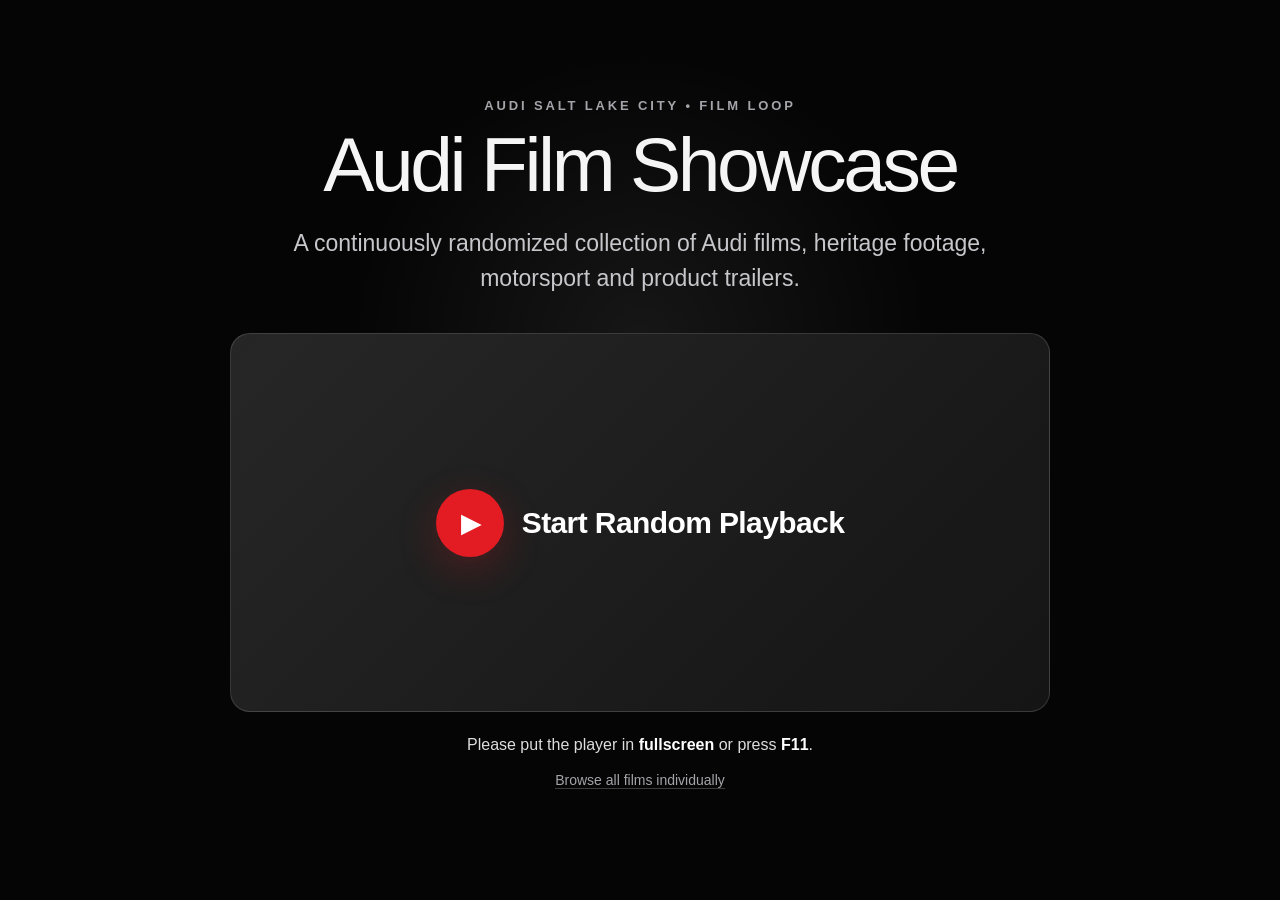
<file: index.html>
<!doctype html>
<html lang="en">
<head>
  <meta charset="utf-8">
  <meta name="viewport" content="width=device-width, initial-scale=1">
  <meta name="theme-color" content="#050505">
  <meta name="referrer" content="strict-origin-when-cross-origin">
  <title>Audi Film Showcase</title>

  <!-- FAVICON: replace favicon.svg with your own .ico/.png/.svg file if desired. -->
  <link rel="icon" href="favicon.svg" type="image/svg+xml">
  <link rel="stylesheet" href="styles.css">
</head>
<body class="player-page">
  <main id="playerShell" class="player-shell" aria-label="Audi film player">
    <div id="playerMount" class="player-mount"></div>
  </main>

  <section id="startScreen" class="start-screen">
    <div class="start-card">
      <p class="eyebrow">Audi Salt Lake City • Film Loop</p>
      <h1 id="startHeading">Audi Film Showcase</h1>
      <p id="startSubheading" class="subheading">
        A continuously randomized collection of Audi films, heritage footage, motorsport and product trailers.
      </p>

      <button id="startButton" class="start-video-button" type="button" aria-label="Start Audi film showcase">
        <span class="play-icon" aria-hidden="true">▶</span>
        <span class="start-label">Start Random Playback</span>
      </button>

      <p class="fullscreen-note">Please put the player in <strong>fullscreen</strong> or press <strong>F11</strong>.</p>
      <p class="start-links"><a href="library.html">Browse all films individually</a></p>
    </div>
  </section>

  <aside id="nowPlaying" class="now-playing" aria-live="polite">
    <strong id="nowTitle"></strong>
    <span id="nowSource"></span>
  </aside>

  <nav class="kiosk-controls" aria-label="Playback controls">
    <span id="cycleCounter" class="cycle-counter"></span>
    <button id="nextButton" type="button">Next</button>
    <button id="fullscreenButton" type="button">Fullscreen</button>
    <a href="library.html">Library</a>
  </nav>

  <script src="videos.js"></script>
  <script src="player-engine.js"></script>
  <script src="app.js"></script>
</body>
</html>
</file>
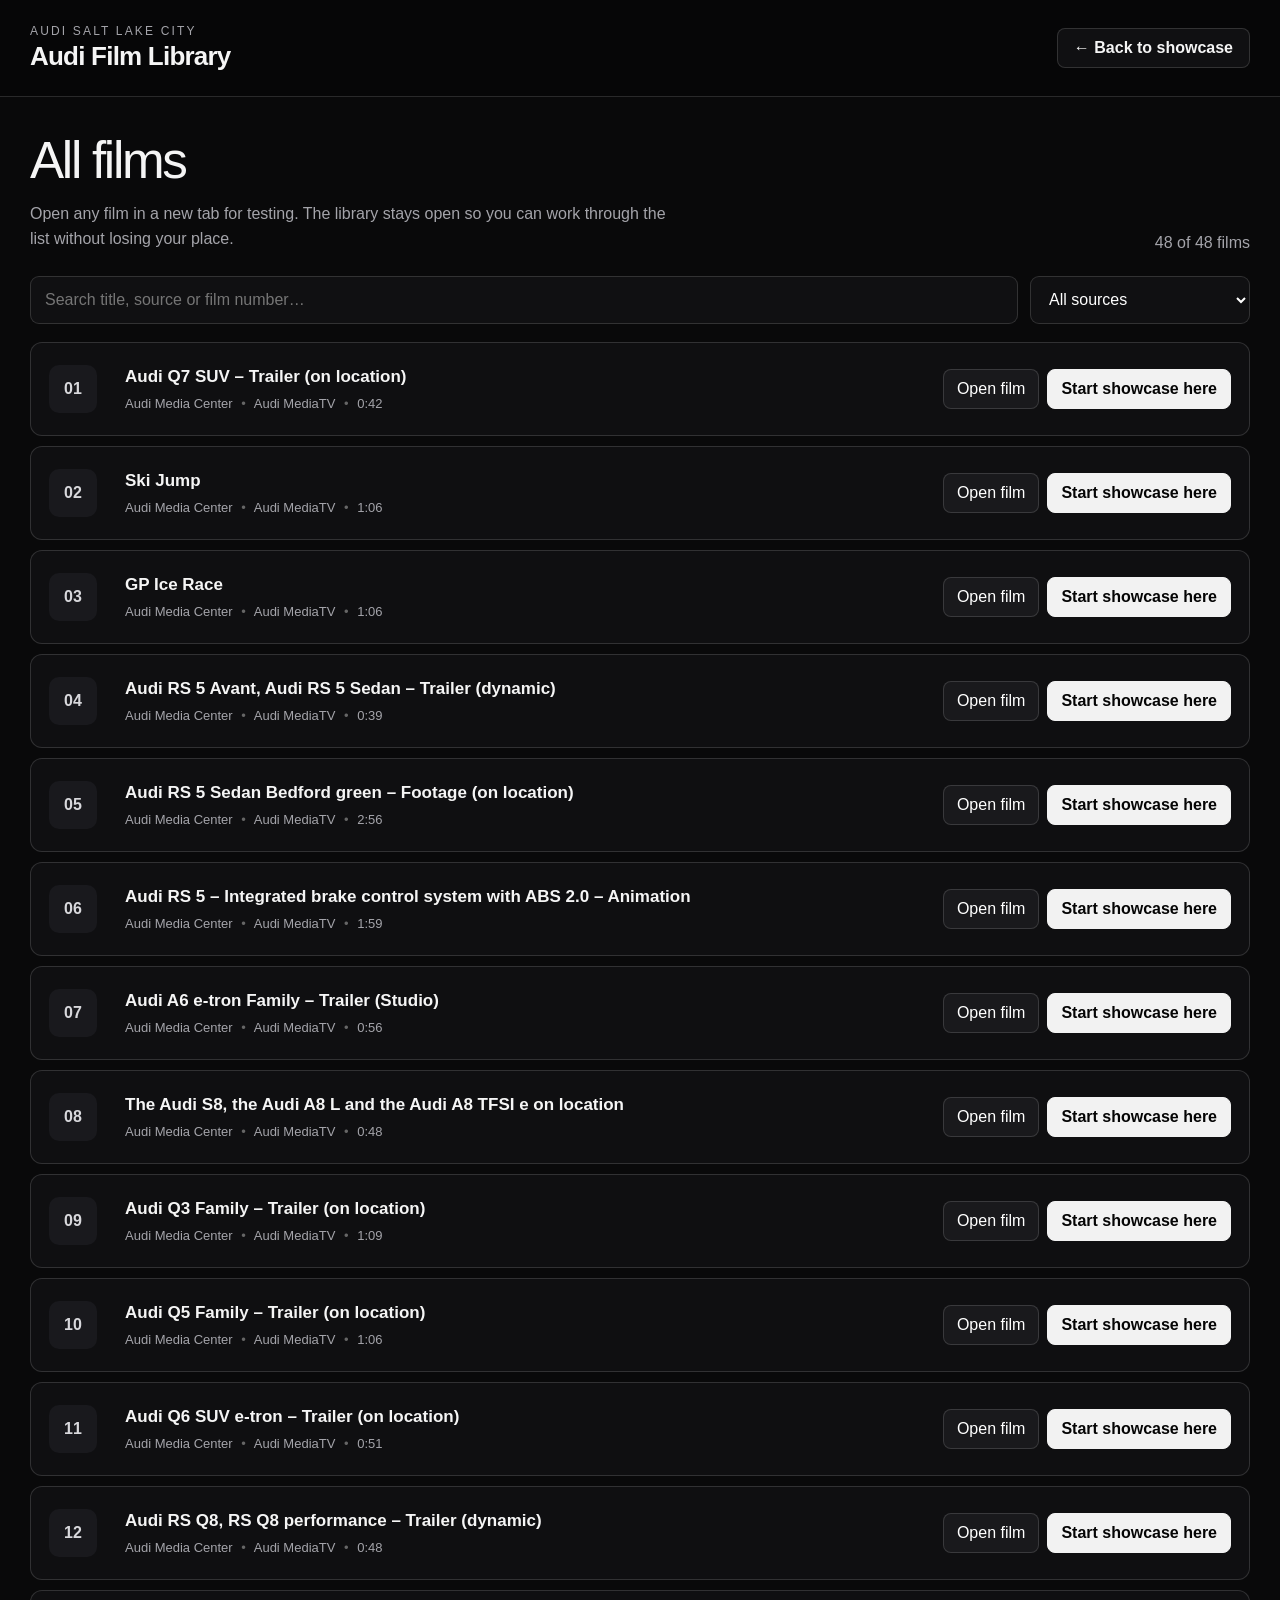
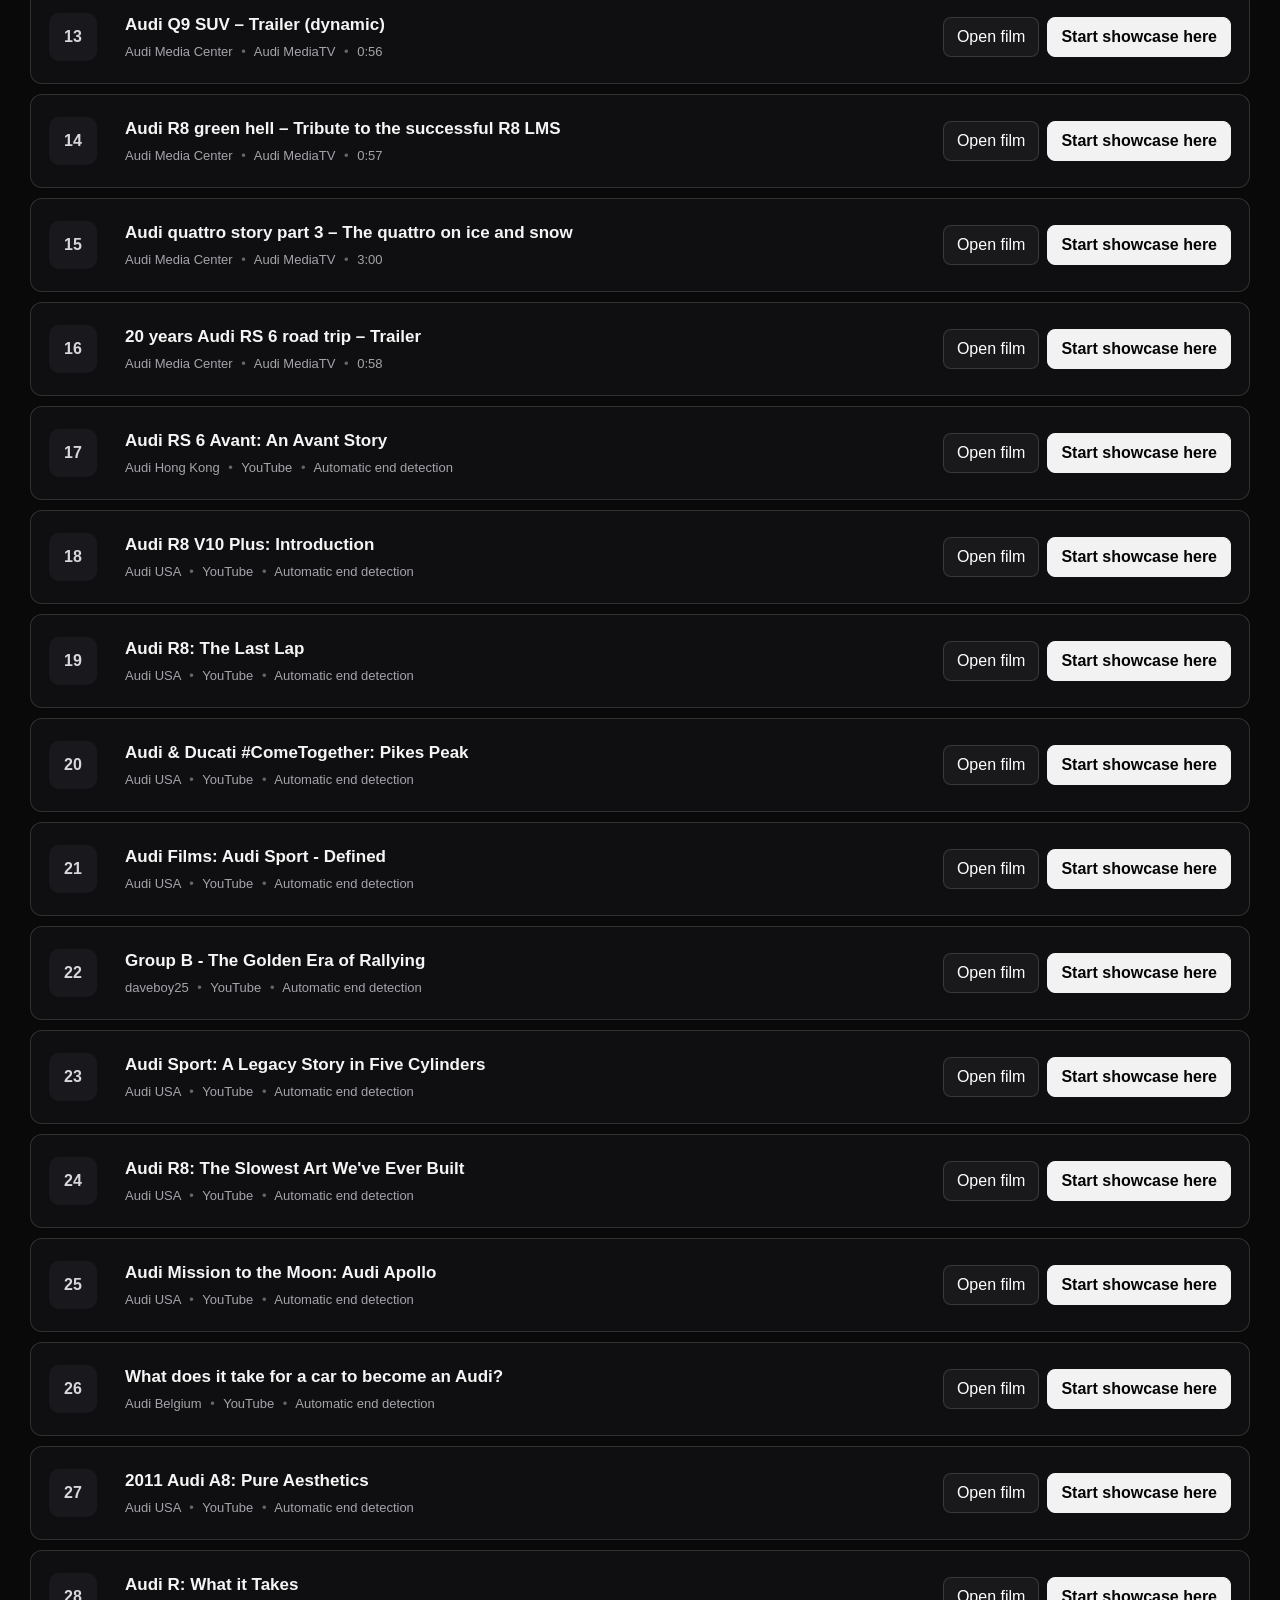
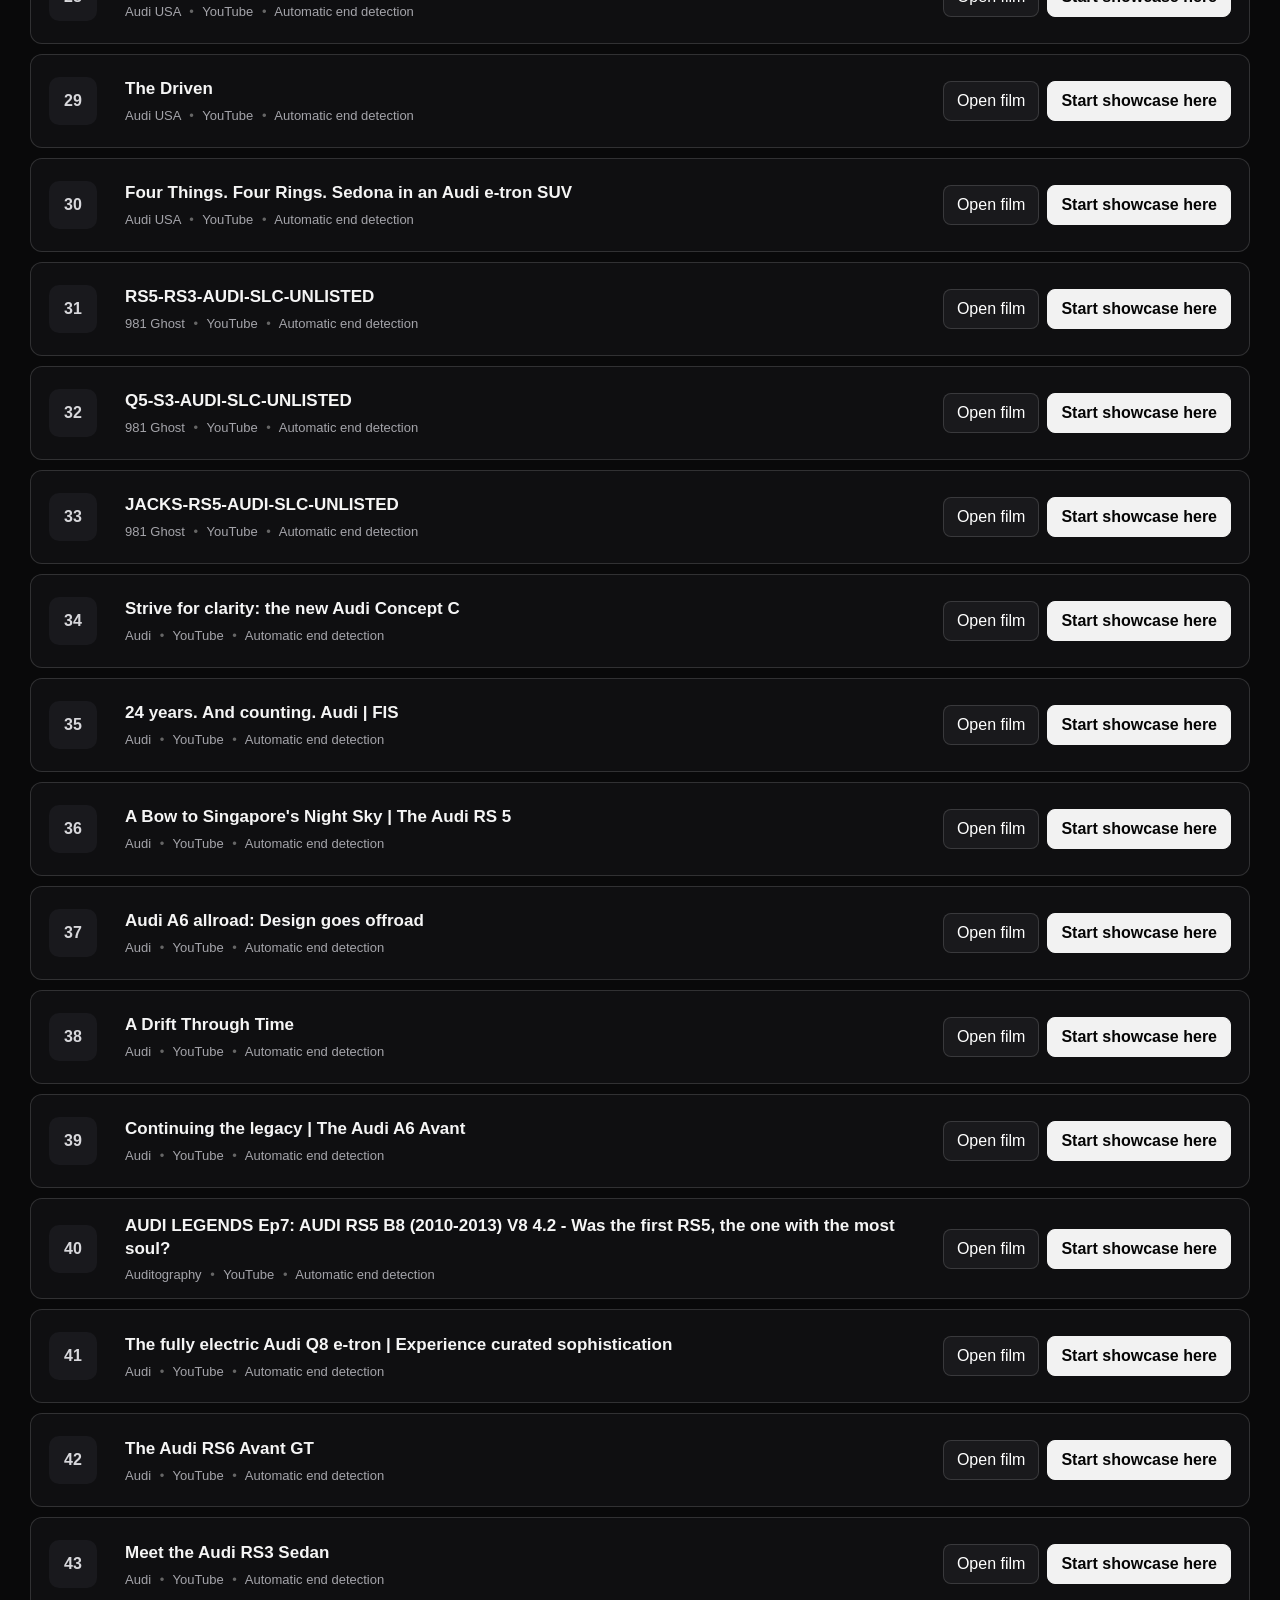
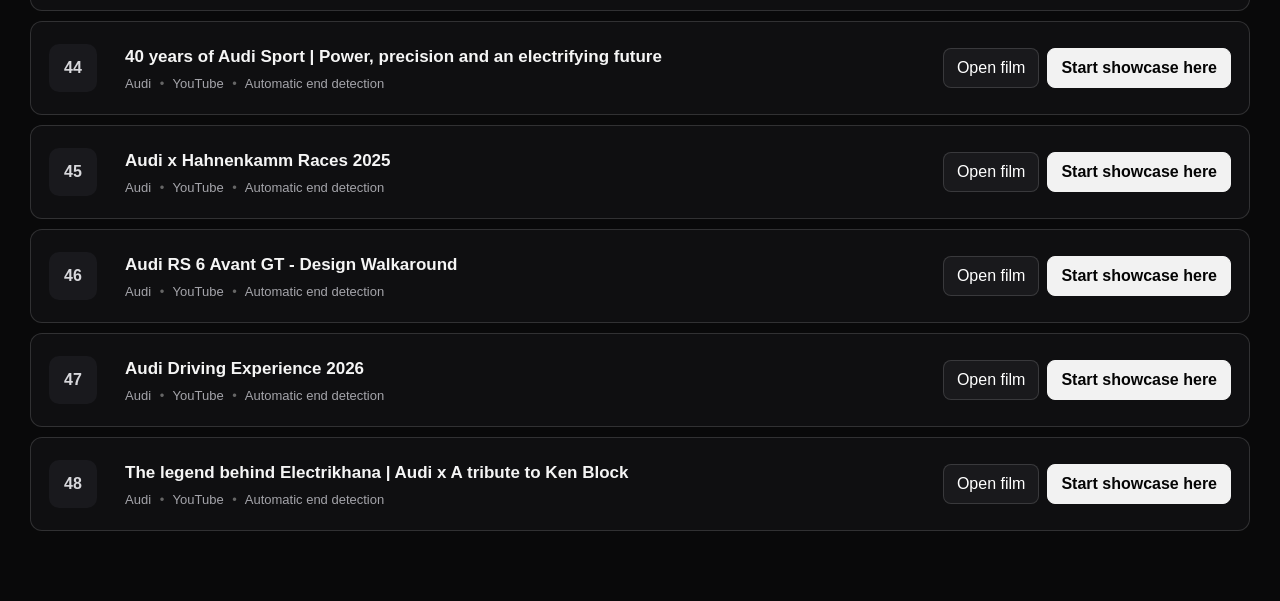
<file: library.html>
<!doctype html>
<html lang="en">
<head>
  <meta charset="utf-8">
  <meta name="viewport" content="width=device-width, initial-scale=1">
  <meta name="theme-color" content="#09090a">
  <meta name="referrer" content="strict-origin-when-cross-origin">
  <title>Audi Film Library</title>
  <link rel="icon" href="favicon.svg" type="image/svg+xml">
  <link rel="stylesheet" href="styles.css">
</head>
<body class="library-page">
  <header class="library-header">
    <div class="library-header-inner">
      <div class="library-brand">
        <p>Audi Salt Lake City</p>
        <h1>Audi Film Library</h1>
      </div>
      <a class="back-link" href="index.html">← Back to showcase</a>
    </div>
  </header>

  <main class="library-main">
    <section class="library-intro">
      <div>
        <h2>All films</h2>
        <p>Open any film in a new tab for testing. The library stays open so you can work through the list without losing your place.</p>
      </div>
      <span id="resultCount" class="result-count"></span>
    </section>

    <section class="library-tools" aria-label="Library filters">
      <input id="searchInput" type="search" placeholder="Search title, source or film number…" autocomplete="off">
      <select id="sourceFilter" aria-label="Filter by source">
        <option value="all">All sources</option>
        <option value="audi">Audi MediaTV</option>
        <option value="youtube">YouTube</option>
        <option value="issues">Playback issues</option>
      </select>
    </section>

    <section id="videoList" class="video-list" aria-live="polite"></section>
  </main>

  <script src="videos.js"></script>
  <script src="library.js"></script>
</body>
</html>
</file>
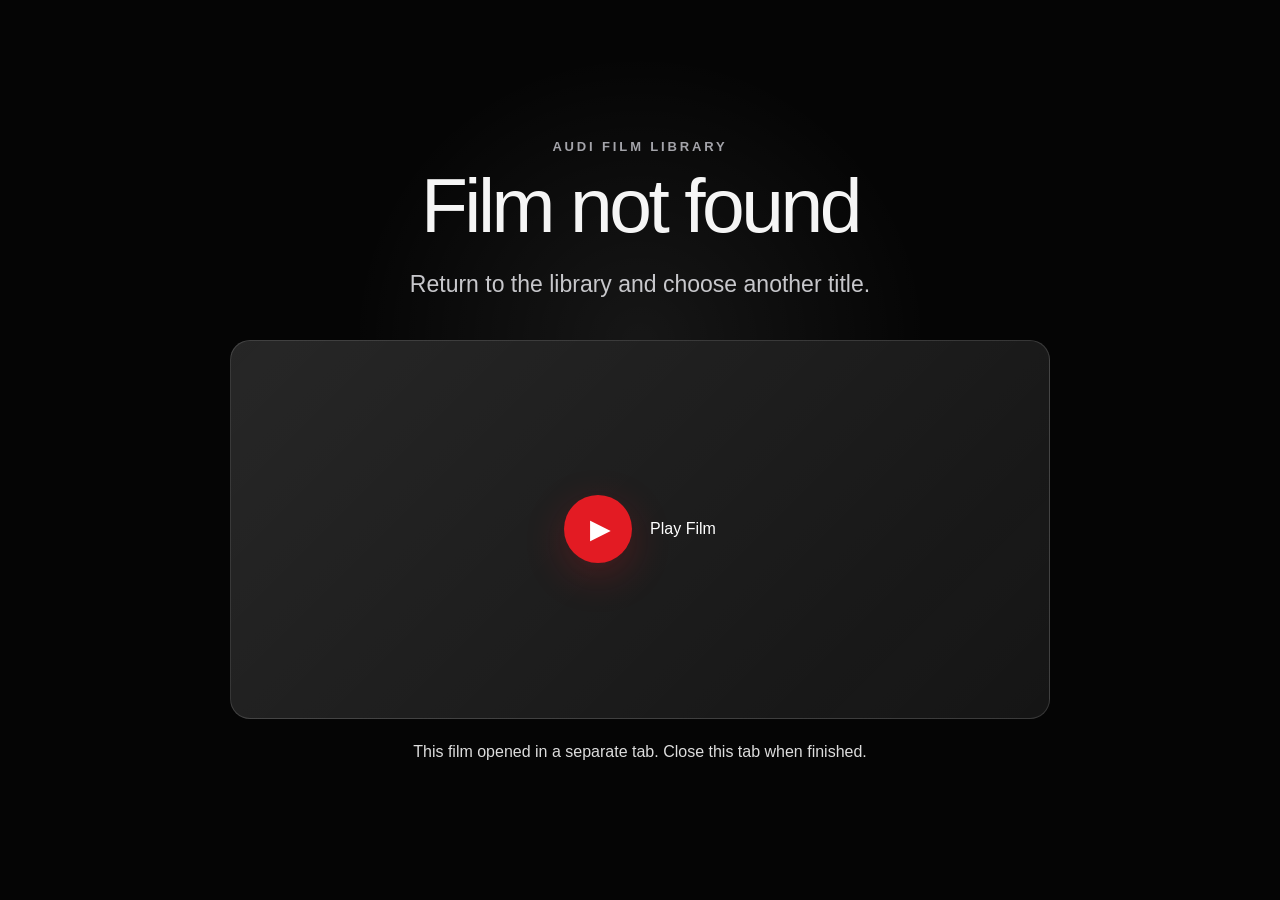
<file: watch.html>
<!doctype html>
<html lang="en">
<head>
  <meta charset="utf-8">
  <meta name="viewport" content="width=device-width, initial-scale=1">
  <meta name="theme-color" content="#050505">
  <meta name="referrer" content="strict-origin-when-cross-origin">
  <title>Audi Film Viewer</title>
  <link rel="icon" href="favicon.svg" type="image/svg+xml">
  <link rel="stylesheet" href="styles.css">
</head>
<body class="player-page single-watch-page">
  <main class="player-shell" aria-label="Audi film viewer">
    <div id="watchMount" class="player-mount"></div>
  </main>

  <section id="watchStart" class="start-screen">
    <div class="start-card">
      <p class="eyebrow">Audi Film Library</p>
      <h1 id="watchTitle">Audi Film</h1>
      <p id="watchMeta" class="subheading"></p>
      <button id="watchButton" class="start-video-button" type="button">
        <span class="play-icon" aria-hidden="true">▶</span>
        <span>Play Film</span>
      </button>
      <p class="fullscreen-note">This film opened in a separate tab. Close this tab when finished.</p>
    </div>
  </section>

  <aside id="watchStatus" class="now-playing"></aside>

  <script src="videos.js"></script>
  <script src="player-engine.js"></script>
  <script src="watch.js"></script>
</body>
</html>
</file>
<file: styles.css>
:root {
  --bg: #050505;
  --panel: #0d0d0f;
  --panel-2: #151518;
  --text: #f5f5f5;
  --muted: #a4a4aa;
  --line: rgba(255,255,255,.14);
  --accent: #e31b23;
  --accent-hover: #ff3138;
  --radius: 16px;
}

* { box-sizing: border-box; }

html, body {
  margin: 0;
  min-height: 100%;
  background: var(--bg);
  color: var(--text);
  font-family: Inter, "Segoe UI", Roboto, Helvetica, Arial, sans-serif;
}

body { min-height: 100vh; }
a { color: inherit; }
button, input, select { font: inherit; }

/* MAIN PLAYER */
.player-page {
  width: 100vw;
  height: 100vh;
  overflow: hidden;
  background: #000;
}

.player-shell,
.player-mount {
  position: fixed;
  inset: 0;
  width: 100vw;
  height: 100vh;
  background: #000;
}

.player-mount,
.audi-embed-host,
.youtube-target,
.player-mount iframe,
.player-mount video,
.audi-embed-host iframe,
.audi-embed-host video,
.youtube-target iframe {
  width: 100% !important;
  height: 100% !important;
  max-width: none !important;
  max-height: none !important;
  border: 0 !important;
}

.audi-embed-host {
  display: flex;
  align-items: center;
  justify-content: center;
  overflow: hidden;
  background: #000;
}

.start-screen {
  position: fixed;
  inset: 0;
  z-index: 50;
  display: grid;
  place-items: center;
  padding: 28px;
  background:
    radial-gradient(circle at 50% 38%, rgba(255,255,255,.07), transparent 34%),
    #050505;
  transition: opacity .35s ease, visibility .35s ease;
}

.start-screen.hidden {
  opacity: 0;
  visibility: hidden;
  pointer-events: none;
}

.start-card {
  width: min(1000px, 92vw);
  text-align: center;
}

.eyebrow {
  margin: 0 0 14px;
  color: var(--muted);
  font-size: 13px;
  font-weight: 700;
  letter-spacing: .22em;
  text-transform: uppercase;
}

.start-card h1 {
  margin: 0;
  font-size: clamp(38px, 6vw, 86px);
  line-height: .98;
  font-weight: 520;
  letter-spacing: -.045em;
}

.start-card .subheading {
  max-width: 720px;
  margin: 24px auto 0;
  color: #c7c7cb;
  font-size: clamp(17px, 2vw, 23px);
  line-height: 1.5;
}

.start-video-button {
  width: min(820px, 90vw);
  aspect-ratio: 16 / 7.4;
  margin: 38px auto 0;
  border: 1px solid var(--line);
  border-radius: 20px;
  background:
    linear-gradient(135deg, rgba(255,255,255,.09), rgba(255,255,255,.015)),
    #111;
  color: #fff;
  display: flex;
  align-items: center;
  justify-content: center;
  gap: 18px;
  cursor: pointer;
  transition: transform .18s ease, border-color .18s ease, background .18s ease;
}

.start-video-button:hover,
.start-video-button:focus-visible {
  transform: scale(1.012);
  border-color: rgba(255,255,255,.42);
  background: linear-gradient(135deg, rgba(255,255,255,.13), rgba(255,255,255,.025)), #111;
  outline: none;
}

.play-icon {
  display: grid;
  place-items: center;
  width: 68px;
  height: 68px;
  border-radius: 999px;
  background: var(--accent);
  font-size: 27px;
  padding-left: 4px;
  box-shadow: 0 12px 40px rgba(227,27,35,.24);
}

.start-label {
  font-size: clamp(20px, 2.4vw, 30px);
  font-weight: 650;
  letter-spacing: -.02em;
}

.fullscreen-note {
  margin: 24px 0 0;
  color: #ddd;
  font-size: 16px;
}

.fullscreen-note strong { color: #fff; }

.start-links {
  margin-top: 18px;
  color: var(--muted);
  font-size: 14px;
}

.start-links a {
  text-decoration: none;
  border-bottom: 1px solid rgba(255,255,255,.22);
}

.start-links a:hover { color: #fff; }

.now-playing {
  position: fixed;
  left: 22px;
  bottom: 22px;
  z-index: 30;
  max-width: min(700px, calc(100vw - 44px));
  padding: 13px 16px;
  border: 1px solid rgba(255,255,255,.16);
  border-radius: 10px;
  background: rgba(0,0,0,.72);
  backdrop-filter: blur(10px);
  opacity: 0;
  transform: translateY(10px);
  transition: opacity .25s ease, transform .25s ease;
  pointer-events: none;
}

.now-playing.visible {
  opacity: 1;
  transform: translateY(0);
}

.now-playing strong {
  display: block;
  font-size: 16px;
  line-height: 1.35;
}

.now-playing span {
  display: block;
  margin-top: 4px;
  color: #bbb;
  font-size: 12px;
}

.kiosk-controls {
  position: fixed;
  right: 18px;
  top: 18px;
  z-index: 35;
  display: flex;
  align-items: center;
  gap: 8px;
  opacity: 0;
  transition: opacity .25s ease;
}

body.running.controls-active .kiosk-controls,
.kiosk-controls:focus-within { opacity: 1; }

.kiosk-controls button,
.kiosk-controls a {
  border: 1px solid rgba(255,255,255,.18);
  border-radius: 8px;
  background: rgba(0,0,0,.68);
  color: #fff;
  padding: 9px 12px;
  text-decoration: none;
  cursor: pointer;
}

.cycle-counter {
  color: rgba(255,255,255,.65);
  font-size: 12px;
  padding: 0 5px;
}

body.running { cursor: none; }
body.running.controls-active { cursor: default; }

/* LIBRARY */
.library-page {
  min-height: 100vh;
  background: #09090a;
}

.library-header {
  border-bottom: 1px solid var(--line);
  background: #060607;
}

.library-header-inner,
.library-main {
  width: min(1220px, calc(100% - 40px));
  margin: 0 auto;
}

.library-header-inner {
  display: flex;
  justify-content: space-between;
  align-items: center;
  gap: 20px;
  padding: 24px 0;
}

.library-brand h1 {
  margin: 3px 0 0;
  font-size: 26px;
  letter-spacing: -.03em;
}

.library-brand p {
  margin: 0;
  color: var(--muted);
  font-size: 12px;
  letter-spacing: .18em;
  text-transform: uppercase;
}

.back-link,
.primary-small {
  display: inline-flex;
  align-items: center;
  justify-content: center;
  min-height: 40px;
  border-radius: 8px;
  text-decoration: none;
  font-weight: 650;
}

.back-link {
  padding: 0 16px;
  border: 1px solid var(--line);
  background: #101012;
}

.library-main { padding: 34px 0 70px; }

.library-intro {
  display: flex;
  justify-content: space-between;
  align-items: end;
  gap: 24px;
  margin-bottom: 24px;
}

.library-intro h2 {
  margin: 0;
  font-size: clamp(30px, 4vw, 54px);
  letter-spacing: -.045em;
  font-weight: 540;
}

.library-intro p {
  max-width: 650px;
  margin: 12px 0 0;
  color: var(--muted);
  line-height: 1.55;
}

.result-count { color: var(--muted); white-space: nowrap; }

.library-tools {
  display: grid;
  grid-template-columns: 1fr 220px;
  gap: 12px;
  margin-bottom: 18px;
}

.library-tools input,
.library-tools select {
  width: 100%;
  height: 48px;
  border: 1px solid var(--line);
  border-radius: 9px;
  background: #101012;
  color: #fff;
  padding: 0 14px;
  outline: none;
}

.library-tools input:focus,
.library-tools select:focus { border-color: rgba(255,255,255,.42); }

.video-list { display: grid; gap: 10px; }

.video-card {
  display: grid;
  grid-template-columns: 58px 1fr auto;
  gap: 18px;
  align-items: center;
  min-height: 94px;
  padding: 16px 18px;
  border: 1px solid var(--line);
  border-radius: 12px;
  background: #0f0f11;
}

.video-number {
  display: grid;
  place-items: center;
  width: 48px;
  height: 48px;
  border-radius: 10px;
  background: #19191d;
  color: #d8d8dc;
  font-variant-numeric: tabular-nums;
  font-weight: 700;
}

.video-info h2 {
  margin: 0;
  font-size: 17px;
  line-height: 1.35;
  font-weight: 620;
}

.video-info p {
  margin: 7px 0 0;
  color: var(--muted);
  font-size: 13px;
}

.video-info p span { padding: 0 5px; color: #666; }

.video-actions {
  display: flex;
  gap: 8px;
}

.secondary-button,
.primary-small {
  border: 1px solid var(--line);
  padding: 0 13px;
  cursor: pointer;
}

.secondary-button {
  min-height: 40px;
  border-radius: 8px;
  background: #19191c;
  color: #fff;
}

.primary-small {
  background: #f2f2f2;
  color: #050505;
  border-color: #f2f2f2;
}

.secondary-button:hover { background: #222226; }
.primary-small:hover { background: #fff; }

.preview-modal {
  position: fixed;
  inset: 0;
  z-index: 100;
  display: none;
  place-items: center;
  padding: 20px;
  background: rgba(0,0,0,.86);
}

.preview-modal.open { display: grid; }

.preview-dialog {
  width: min(1200px, 96vw);
  overflow: hidden;
  border: 1px solid rgba(255,255,255,.2);
  border-radius: 14px;
  background: #050505;
  box-shadow: 0 30px 100px rgba(0,0,0,.65);
}

.preview-head {
  display: flex;
  justify-content: space-between;
  align-items: center;
  gap: 20px;
  padding: 14px 16px;
  border-bottom: 1px solid var(--line);
}

.preview-head h2 { margin: 0; font-size: 17px; }
.preview-head p { margin: 4px 0 0; color: var(--muted); font-size: 12px; }
.preview-head button {
  border: 1px solid var(--line);
  border-radius: 8px;
  background: #151518;
  color: #fff;
  padding: 9px 13px;
  cursor: pointer;
}

.preview-mount {
  width: 100%;
  aspect-ratio: 16 / 9;
  background: #000;
}

.preview-mount,
.preview-mount iframe,
.preview-mount video,
.preview-mount .audi-embed-host,
.preview-mount .youtube-target {
  width: 100% !important;
  height: 100% !important;
  border: 0 !important;
}

@media (max-width: 850px) {
  .library-intro { align-items: flex-start; flex-direction: column; }
  .library-tools { grid-template-columns: 1fr; }
  .video-card { grid-template-columns: 48px 1fr; }
  .video-actions { grid-column: 1 / -1; padding-left: 66px; }
}

@media (max-width: 560px) {
  .library-header-inner { align-items: flex-start; flex-direction: column; }
  .video-card { grid-template-columns: 1fr; }
  .video-number { width: 42px; height: 42px; }
  .video-actions { grid-column: auto; padding-left: 0; flex-direction: column; }
  .start-video-button { aspect-ratio: 16 / 10; flex-direction: column; }
}

.local-launch-warning {
  max-width: 760px;
  margin: 2px auto 0;
  padding: 12px 16px;
  border: 1px solid rgba(255, 160, 80, 0.45);
  border-radius: 6px;
  background: rgba(120, 54, 0, 0.22);
  color: #ffd2ad;
  font-size: 14px;
  line-height: 1.45;
}

.video-actions a.secondary-button {
  text-decoration: none;
  display: inline-flex;
  align-items: center;
  justify-content: center;
}

/* Isolated Audi MediaTV child page. Keeps Audi's end-card/player DOM from
   interfering with the main showcase page and lets the child report completion. */
.audi-isolated-frame {
  display: block;
  width: 100%;
  height: 100%;
  border: 0;
  background: #000;
}

/* Playback-health diagnostics. Failed sources stay in the catalog and are
   highlighted here after the showcase encounters an error. */
.video-card.has-issue {
  border-color: rgba(235, 95, 95, 0.55);
  background: rgba(82, 20, 20, 0.16);
}

.playback-issue {
  display: flex;
  flex-wrap: wrap;
  align-items: center;
  gap: 7px;
  margin-top: 9px;
  color: #e4a7a7;
  font-size: 12px;
  line-height: 1.4;
}

.issue-badge {
  display: inline-flex;
  align-items: center;
  min-height: 24px;
  padding: 0 8px;
  border: 1px solid rgba(235, 95, 95, 0.45);
  border-radius: 999px;
  background: rgba(135, 32, 32, 0.28);
  color: #ffd3d3;
  font-weight: 700;
}
</file>
